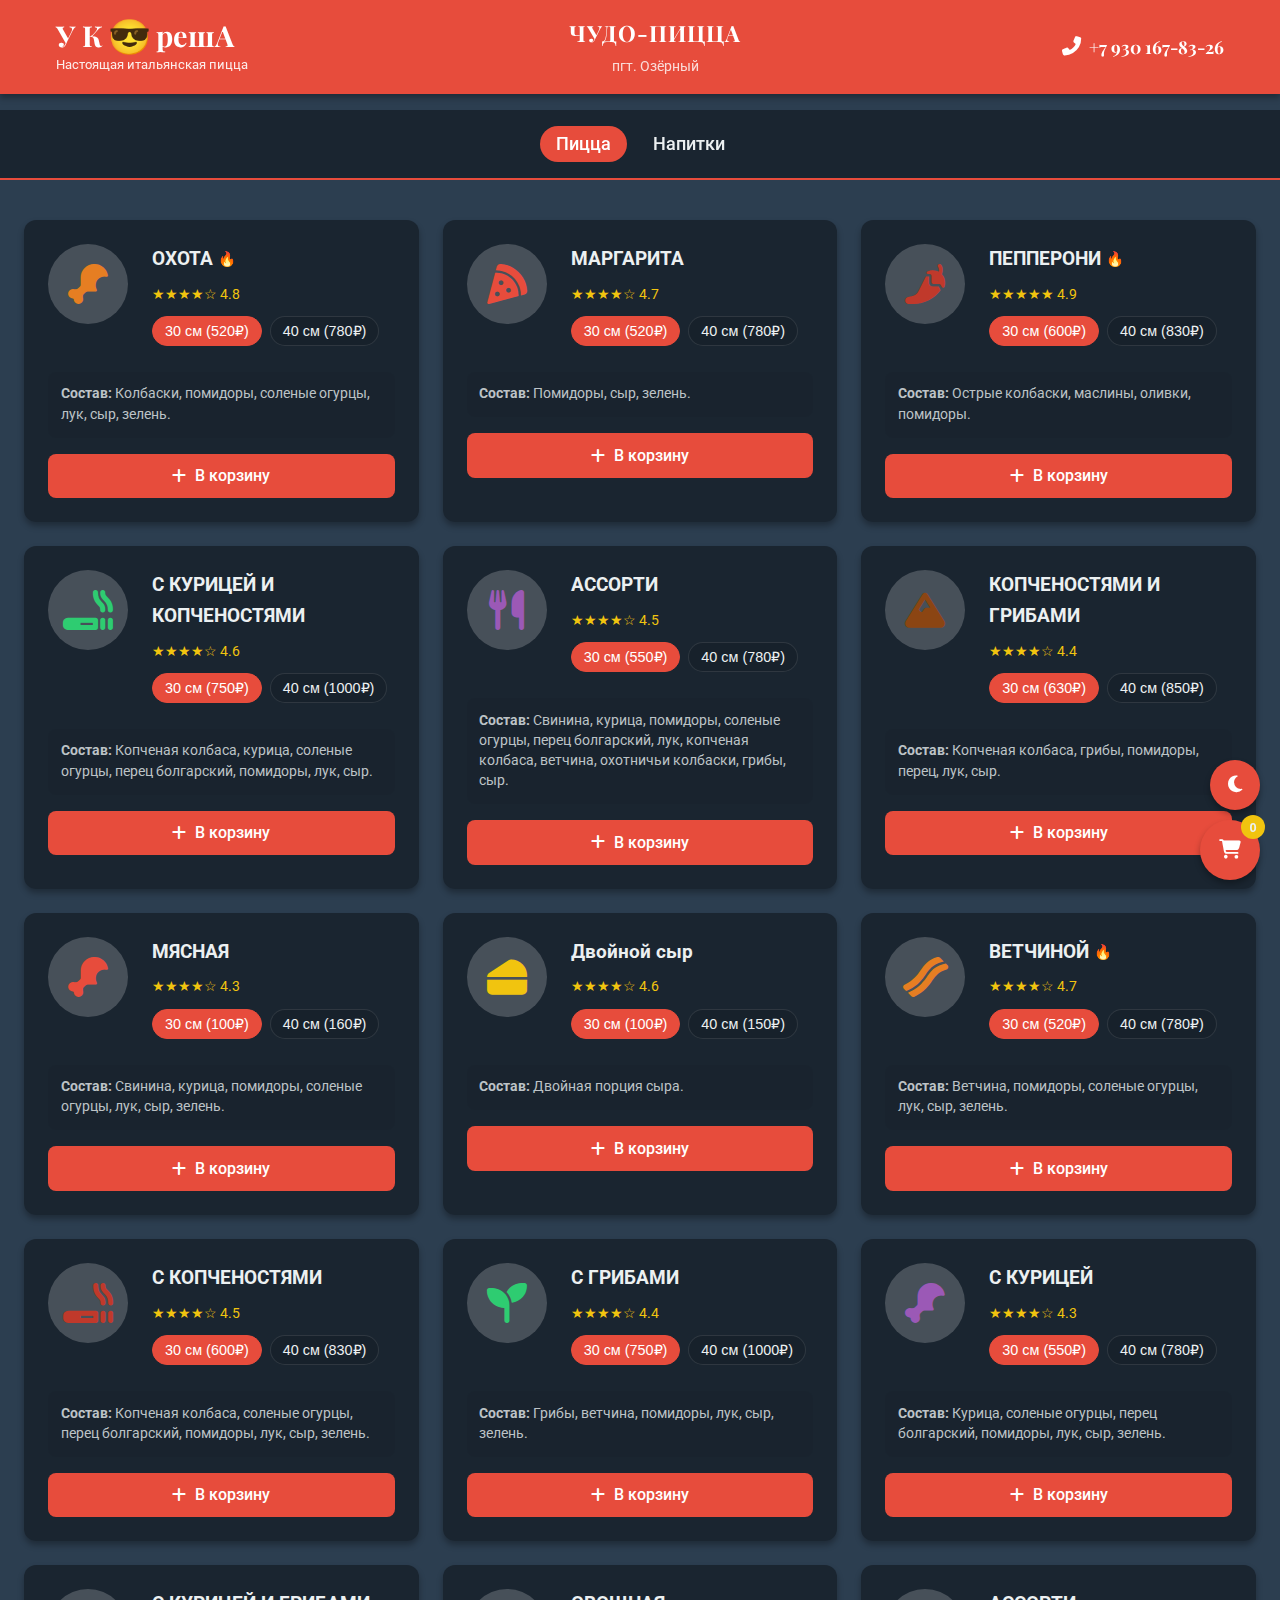
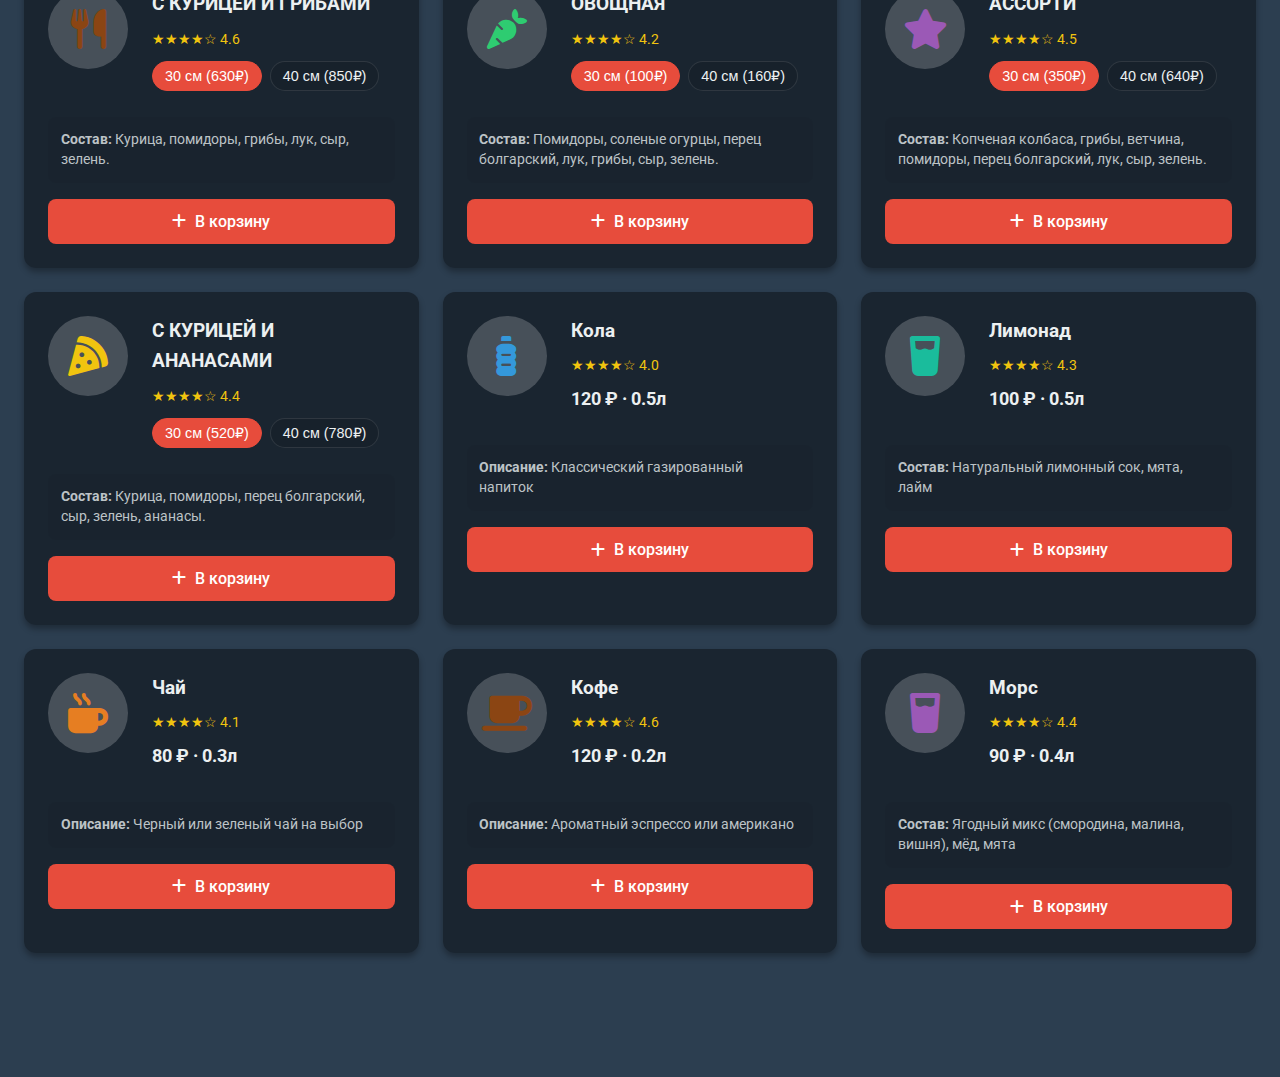
<file: index.html>
<!DOCTYPE html>
<html lang="ru">
<head>
    <meta charset="UTF-8">
    <meta name="viewport" content="width=device-width, initial-scale=1.0">
    <meta name="format-detection" content="telephone=yes">
    <title>Пицца у Кореша😎</title>
    <link href="https://fonts.googleapis.com/css2?family=Playfair+Display:wght@700&family=Roboto:wght@400;700&display=swap" rel="stylesheet">
    <link rel="stylesheet" href="https://cdnjs.cloudflare.com/ajax/libs/font-awesome/6.4.0/css/all.min.css">
    <link rel="stylesheet" href="styles.css">
</head>
<body>
    <div class="notification" id="notification"></div>
    
<header class="header">
    <div class="header-container">
        <div class="logo-container">
            <div class="logo">У К<span class="logo-smiley">😎</span>решА</div>
            <div class="slogan">Настоящая итальянская пицца</div>
        </div>
        
        <!-- Добавленный блок с адресом -->
        <div class="location">
            <span class="chudo-pizza">ЧУДО-ПИЦЦА</span>
            <span class="town">пгт. Озёрный</span>
        </div>
        
        <div class="header-actions">
            <a href="tel:+79301678326" class="phone-link">
                <i class="fas fa-phone-alt"></i>
                <span class="phone-number">+7 930 167-83-26</span>
            </a>
        </div>
    </div>
</header>

    <nav class="menu-category">
        <button data-category="pizza" class="active">Пицца</button>
        <button data-category="drinks">Напитки</button>
    </nav>

    <div class="product-list" id="product-list">
        <!-- Раздел ОХОТА -->
        <!-- ОХОТА -->
        <div class="product-card" data-category="pizza">
            <div class="product-header">
                <div class="product-icon" style="color: #E67E22">
                    <i class="fas fa-drumstick-bite"></i>
                </div>
                <div class="product-info">
                    <div class="product-title">
                        <h3>ОХОТА</h3>
                        <span class="popular-badge">🔥</span>
                    </div>
                    <div class="rating">★★★★☆ 4.8</div>
                    <div class="size-selector">
                        <button class="size-btn active" data-size="30" data-price="520">30 см (520₽)</button>
                        <button class="size-btn" data-size="40" data-price="780">40 см (780₽)</button>
                    </div>
                </div>
            </div>
            <div class="product-ingredients">
                <strong>Состав:</strong> Колбаски, помидоры, соленые огурцы, лук, сыр, зелень.
            </div>
            <button class="add-to-cart" data-id="11" data-name="ОХОТА" data-price="520">
                <i class="fas fa-plus"></i> В корзину
            </button>
        </div>

        <!-- МАРГАРИТА -->
        <div class="product-card" data-category="pizza">
            <div class="product-header">
                <div class="product-icon" style="color: #E74C3C">
                    <i class="fas fa-pizza-slice"></i>
                </div>
                <div class="product-info">
                    <div class="product-title">
                        <h3>МАРГАРИТА</h3>
                    </div>
                    <div class="rating">★★★★☆ 4.7</div>
                    <div class="size-selector">
                        <button class="size-btn active" data-size="30" data-price="520">30 см (520₽)</button>
                        <button class="size-btn" data-size="40" data-price="780">40 см (780₽)</button>
                    </div>
                </div>
            </div>
            <div class="product-ingredients">
                <strong>Состав:</strong> Помидоры, сыр, зелень.
            </div>
            <button class="add-to-cart" data-id="12" data-name="МАРГАРИТА" data-price="520">
                <i class="fas fa-plus"></i> В корзину
            </button>
        </div>

        <!-- ПЕППЕРОНИ -->
        <div class="product-card" data-category="pizza">
            <div class="product-header">
                <div class="product-icon" style="color: #C0392B">
                    <i class="fas fa-pepper-hot"></i>
                </div>
                <div class="product-info">
                    <div class="product-title">
                        <h3>ПЕППЕРОНИ</h3>
                        <span class="popular-badge">🔥</span>
                    </div>
                    <div class="rating">★★★★★ 4.9</div>
                    <div class="size-selector">
                        <button class="size-btn active" data-size="30" data-price="600">30 см (600₽)</button>
                        <button class="size-btn" data-size="40" data-price="830">40 см (830₽)</button>
                    </div>
                </div>
            </div>
            <div class="product-ingredients">
                <strong>Состав:</strong> Острые колбаски, маслины, оливки, помидоры.
            </div>
            <button class="add-to-cart" data-id="13" data-name="ПЕППЕРОНИ" data-price="600">
                <i class="fas fa-plus"></i> В корзину
            </button>
        </div>

        <!-- С КУРИЦЕЙ И КОПЧЕНОСТЯМИ -->
        <div class="product-card" data-category="pizza">
            <div class="product-header">
                <div class="product-icon" style="color: #2ECC71">
                    <i class="fas fa-smoking"></i>
                </div>
                <div class="product-info">
                    <div class="product-title">
                        <h3>С КУРИЦЕЙ И КОПЧЕНОСТЯМИ</h3>
                    </div>
                    <div class="rating">★★★★☆ 4.6</div>
                    <div class="size-selector">
                        <button class="size-btn active" data-size="30" data-price="750">30 см (750₽)</button>
                        <button class="size-btn" data-size="40" data-price="1000">40 см (1000₽)</button>
                    </div>
                </div>
            </div>
            <div class="product-ingredients">
                <strong>Состав:</strong> Копченая колбаса, курица, соленые огурцы, перец болгарский, помидоры, лук, сыр.
            </div>
            <button class="add-to-cart" data-id="14" data-name="С КУРИЦЕЙ И КОПЧЕНОСТЯМИ" data-price="750">
                <i class="fas fa-plus"></i> В корзину
            </button>
        </div>

        <!-- ДА АССОРТИ -->
        <div class="product-card" data-category="pizza">
            <div class="product-header">
                <div class="product-icon" style="color: #9B59B6">
                    <i class="fas fa-utensils"></i>
                </div>
                <div class="product-info">
                    <div class="product-title">
                        <h3>АССОРТИ</h3>
                    </div>
                    <div class="rating">★★★★☆ 4.5</div>
                    <div class="size-selector">
                        <button class="size-btn active" data-size="30" data-price="550">30 см (550₽)</button>
                        <button class="size-btn" data-size="40" data-price="780">40 см (780₽)</button>
                    </div>
                </div>
            </div>
            <div class="product-ingredients">
                <strong>Состав:</strong> Свинина, курица, помидоры, соленые огурцы, перец болгарский, лук, копченая колбаса, ветчина, охотничьи колбаски, грибы, сыр.
            </div>
            <button class="add-to-cart" data-id="15" data-name="ДА АССОРТИ" data-price="550">
                <i class="fas fa-plus"></i> В корзину
            </button>
        </div>

        <!-- КОПЧЕНОСТЯМИ И ГРИБАМИ -->
        <div class="product-card" data-category="pizza">
            <div class="product-header">
                <div class="product-icon" style="color: #8B4513">
                    <i class="fas fa-mountain"></i>
                </div>
                <div class="product-info">
                    <div class="product-title">
                        <h3>КОПЧЕНОСТЯМИ И ГРИБАМИ</h3>
                    </div>
                    <div class="rating">★★★★☆ 4.4</div>
                    <div class="size-selector">
                        <button class="size-btn active" data-size="30" data-price="630">30 см (630₽)</button>
                        <button class="size-btn" data-size="40" data-price="850">40 см (850₽)</button>
                    </div>
                </div>
            </div>
            <div class="product-ingredients">
                <strong>Состав:</strong> Копченая колбаса, грибы, помидоры, перец, лук, сыр.
            </div>
            <button class="add-to-cart" data-id="16" data-name="КОПЧЕНОСТЯМИ И ГРИБАМИ" data-price="630">
                <i class="fas fa-plus"></i> В корзину
            </button>
        </div>

        <!-- МЯСНАЯ -->
        <div class="product-card" data-category="pizza">
            <div class="product-header">
                <div class="product-icon" style="color: #E74C3C">
                    <i class="fas fa-drumstick-bite"></i>
                </div>
                <div class="product-info">
                    <div class="product-title">
                        <h3>МЯСНАЯ</h3>
                    </div>
                    <div class="rating">★★★★☆ 4.3</div>
                    <div class="size-selector">
                        <button class="size-btn active" data-size="30" data-price="100">30 см (100₽)</button>
                        <button class="size-btn" data-size="40" data-price="160">40 см (160₽)</button>
                    </div>
                </div>
            </div>
            <div class="product-ingredients">
                <strong>Состав:</strong> Свинина, курица, помидоры, соленые огурцы, лук, сыр, зелень.
            </div>
            <button class="add-to-cart" data-id="17" data-name="МЯСНАЯ" data-price="100">
                <i class="fas fa-plus"></i> В корзину
            </button>
        </div>

        <!-- Двойной сыр -->
        <div class="product-card" data-category="pizza">
            <div class="product-header">
                <div class="product-icon" style="color: #F1C40F">
                    <i class="fas fa-cheese"></i>
                </div>
                <div class="product-info">
                    <div class="product-title">
                        <h3>Двойной сыр</h3>
                    </div>
                    <div class="rating">★★★★☆ 4.6</div>
                    <div class="size-selector">
                        <button class="size-btn active" data-size="30" data-price="100">30 см (100₽)</button>
                        <button class="size-btn" data-size="40" data-price="150">40 см (150₽)</button>
                    </div>
                </div>
            </div>
            <div class="product-ingredients">
                <strong>Состав:</strong> Двойная порция сыра.
            </div>
            <button class="add-to-cart" data-id="18" data-name="Двойной сыр" data-price="100">
                <i class="fas fa-plus"></i> В корзину
            </button>
        </div>

        <!-- Раздел ВЕТЧИНОЙ -->
        <!-- ВЕТЧИНОЙ -->
        <div class="product-card" data-category="pizza">
            <div class="product-header">
                <div class="product-icon" style="color: #E67E22">
                    <i class="fas fa-bacon"></i>
                </div>
                <div class="product-info">
                    <div class="product-title">
                        <h3>ВЕТЧИНОЙ</h3>
                        <span class="popular-badge">🔥</span>
                    </div>
                    <div class="rating">★★★★☆ 4.7</div>
                    <div class="size-selector">
                        <button class="size-btn active" data-size="30" data-price="520">30 см (520₽)</button>
                        <button class="size-btn" data-size="40" data-price="780">40 см (780₽)</button>
                    </div>
                </div>
            </div>
            <div class="product-ingredients">
                <strong>Состав:</strong> Ветчина, помидоры, соленые огурцы, лук, сыр, зелень.
            </div>
            <button class="add-to-cart" data-id="19" data-name="ВЕТЧИНОЙ" data-price="520">
                <i class="fas fa-plus"></i> В корзину
            </button>
        </div>

        <!-- С КОПЧЕНОСТЯМИ -->
        <div class="product-card" data-category="pizza">
            <div class="product-header">
                <div class="product-icon" style="color: #C0392B">
                    <i class="fas fa-smoking"></i>
                </div>
                <div class="product-info">
                    <div class="product-title">
                        <h3>С КОПЧЕНОСТЯМИ</h3>
                    </div>
                    <div class="rating">★★★★☆ 4.5</div>
                    <div class="size-selector">
                        <button class="size-btn active" data-size="30" data-price="600">30 см (600₽)</button>
                        <button class="size-btn" data-size="40" data-price="830">40 см (830₽)</button>
                    </div>
                </div>
            </div>
            <div class="product-ingredients">
                <strong>Состав:</strong> Копченая колбаса, соленые огурцы, перец болгарский, помидоры, лук, сыр, зелень.
            </div>
            <button class="add-to-cart" data-id="20" data-name="С КОПЧЕНОСТЯМИ" data-price="600">
                <i class="fas fa-plus"></i> В корзину
            </button>
        </div>
         <div class="product-card" data-category="pizza">
    <div class="product-header">
        <div class="product-icon" style="color: #2ECC71">
            <i class="fas fa-seedling"></i> <!-- Новая рабочая иконка -->
        </div>
        <div class="product-info">
            <div class="product-title">
                <h3>С ГРИБАМИ</h3>
            </div>
            <div class="rating">★★★★☆ 4.4</div>
            <div class="size-selector">
                <button class="size-btn active" data-size="30" data-price="750">30 см (750₽)</button>
                <button class="size-btn" data-size="40" data-price="1000">40 см (1000₽)</button>
             </div>
          </div>
      </div>
      <div class="product-ingredients">
          <strong>Состав:</strong> Грибы, ветчина, помидоры, лук, сыр, зелень.
      </div>
      <button class="add-to-cart" data-id="21" data-name="С ГРИБАМИ" data-price="750">
          <i class="fas fa-plus"></i> В корзину
      </button>
     </div>
        <!-- С КУРИЦЕЙ -->
        <div class="product-card" data-category="pizza">
            <div class="product-header">
                <div class="product-icon" style="color: #9B59B6">
                    <i class="fas fa-drumstick-bite"></i>
                </div>
                <div class="product-info">
                    <div class="product-title">
                        <h3>С КУРИЦЕЙ</h3>
                    </div>
                    <div class="rating">★★★★☆ 4.3</div>
                    <div class="size-selector">
                        <button class="size-btn active" data-size="30" data-price="550">30 см (550₽)</button>
                        <button class="size-btn" data-size="40" data-price="780">40 см (780₽)</button>
                    </div>
                </div>
            </div>
            <div class="product-ingredients">
                <strong>Состав:</strong> Курица, соленые огурцы, перец болгарский, помидоры, лук, сыр, зелень.
            </div>
            <button class="add-to-cart" data-id="22" data-name="С КУРИЦЕЙ" data-price="550">
                <i class="fas fa-plus"></i> В корзину
            </button>
        </div>

        <!-- С КУРИЦЕЙ И ГРИБАМИ -->
        <div class="product-card" data-category="pizza">
            <div class="product-header">
                <div class="product-icon" style="color: #8B4513">
                    <i class="fas fa-utensils"></i>
                </div>
                <div class="product-info">
                    <div class="product-title">
                        <h3>С КУРИЦЕЙ И ГРИБАМИ</h3>
                    </div>
                    <div class="rating">★★★★☆ 4.6</div>
                    <div class="size-selector">
                        <button class="size-btn active" data-size="30" data-price="630">30 см (630₽)</button>
                        <button class="size-btn" data-size="40" data-price="850">40 см (850₽)</button>
                    </div>
                </div>
            </div>
            <div class="product-ingredients">
                <strong>Состав:</strong> Курица, помидоры, грибы, лук, сыр, зелень.
            </div>
            <button class="add-to-cart" data-id="23" data-name="С КУРИЦЕЙ И ГРИБАМИ" data-price="630">
                <i class="fas fa-plus"></i> В корзину
            </button>
        </div>

        <!-- ОВОЩНАЯ -->
        <div class="product-card" data-category="pizza">
            <div class="product-header">
                <div class="product-icon" style="color: #2ECC71">
                    <i class="fas fa-carrot"></i>
                </div>
                <div class="product-info">
                    <div class="product-title">
                        <h3>ОВОЩНАЯ</h3>
                    </div>
                    <div class="rating">★★★★☆ 4.2</div>
                    <div class="size-selector">
                        <button class="size-btn active" data-size="30" data-price="100">30 см (100₽)</button>
                        <button class="size-btn" data-size="40" data-price="160">40 см (160₽)</button>
                    </div>
                </div>
            </div>
            <div class="product-ingredients">
                <strong>Состав:</strong> Помидоры, соленые огурцы, перец болгарский, лук, грибы, сыр, зелень.
            </div>
            <button class="add-to-cart" data-id="24" data-name="ОВОЩНАЯ" data-price="100">
                <i class="fas fa-plus"></i> В корзину
            </button>
        </div>

        <!-- АССОРТИ -->
        <div class="product-card" data-category="pizza">
            <div class="product-header">
                <div class="product-icon" style="color: #9B59B6">
                    <i class="fas fa-star"></i>
                </div>
                <div class="product-info">
                    <div class="product-title">
                        <h3>АССОРТИ</h3>
                    </div>
                    <div class="rating">★★★★☆ 4.5</div>
                    <div class="size-selector">
                        <button class="size-btn active" data-size="30" data-price="350">30 см (350₽)</button>
                        <button class="size-btn" data-size="40" data-price="640">40 см (640₽)</button>
                    </div>
                </div>
            </div>
            <div class="product-ingredients">
                <strong>Состав:</strong> Копченая колбаса, грибы, ветчина, помидоры, перец болгарский, лук, сыр, зелень.
            </div>
            <button class="add-to-cart" data-id="25" data-name="АССОРТИ" data-price="350">
                <i class="fas fa-plus"></i> В корзину
            </button>
        </div>

        <!-- С КУРИЦЕЙ И АНАНАСАМИ -->
        <div class="product-card" data-category="pizza">
            <div class="product-header">
                <div class="product-icon" style="color: #F1C40F">
                    <i class="fas fa-pizza-slice"></i>
                </div>
                <div class="product-info">
                    <div class="product-title">
                        <h3>С КУРИЦЕЙ И АНАНАСАМИ</h3>
                    </div>
                    <div class="rating">★★★★☆ 4.4</div>
                    <div class="size-selector">
                        <button class="size-btn active" data-size="30" data-price="520">30 см (520₽)</button>
                        <button class="size-btn" data-size="40" data-price="780">40 см (780₽)</button>
                    </div>
                </div>
            </div>
            <div class="product-ingredients">
                <strong>Состав:</strong> Курица, помидоры, перец болгарский, сыр, зелень, ананасы.
            </div>
            <button class="add-to-cart" data-id="26" data-name="С КУРИЦЕЙ И АНАНАСАМИ" data-price="520">
                <i class="fas fa-plus"></i> В корзину
            </button>
        </div>

        <!-- Напитки -->
        <div class="product-card" data-category="drinks">
            <div class="product-header">
                <div class="product-icon" style="color: #3498DB">
                    <i class="fas fa-bottle-water"></i>
                </div>
                <div class="product-info">
                    <div class="product-title">
                        <h3>Кола</h3>
                    </div>
                    <div class="rating">★★★★☆ 4.0</div>
                    <div class="price">120 ₽ · 0.5л</div>
                </div>
            </div>
            <div class="product-ingredients">
                <strong>Описание:</strong> Классический газированный напиток
            </div>
            <button class="add-to-cart" data-id="6" data-name="Кола" data-price="120">
                <i class="fas fa-plus"></i> В корзину
            </button>
        </div>

        <div class="product-card" data-category="drinks">
            <div class="product-header">
                <div class="product-icon" style="color: #1ABC9C">
                    <i class="fas fa-glass-water"></i>
                </div>
                <div class="product-info">
                    <div class="product-title">
                        <h3>Лимонад</h3>
                    </div>
                    <div class="rating">★★★★☆ 4.3</div>
                    <div class="price">100 ₽ · 0.5л</div>
                </div>
            </div>
            <div class="product-ingredients">
                <strong>Состав:</strong> Натуральный лимонный сок, мята, лайм
            </div>
            <button class="add-to-cart" data-id="7" data-name="Лимонад" data-price="100">
                <i class="fas fa-plus"></i> В корзину
            </button>
        </div>

        <div class="product-card" data-category="drinks">
            <div class="product-header">
                <div class="product-icon" style="color: #E67E22">
                    <i class="fas fa-mug-hot"></i>
                </div>
                <div class="product-info">
                    <div class="product-title">
                        <h3>Чай</h3>
                    </div>
                    <div class="rating">★★★★☆ 4.1</div>
                    <div class="price">80 ₽ · 0.3л</div>
                </div>
            </div>
            <div class="product-ingredients">
                <strong>Описание:</strong> Черный или зеленый чай на выбор
            </div>
            <button class="add-to-cart" data-id="8" data-name="Чай" data-price="80">
                <i class="fas fa-plus"></i> В корзину
            </button>
        </div>

        <div class="product-card" data-category="drinks">
            <div class="product-header">
                <div class="product-icon" style="color: #8B4513">
                    <i class="fas fa-coffee"></i>
                </div>
                <div class="product-info">
                    <div class="product-title">
                        <h3>Кофе</h3>
                    </div>
                    <div class="rating">★★★★☆ 4.6</div>
                    <div class="price">120 ₽ · 0.2л</div>
                </div>
            </div>
            <div class="product-ingredients">
                <strong>Описание:</strong> Ароматный эспрессо или американо
            </div>
            <button class="add-to-cart" data-id="9" data-name="Кофе" data-price="120">
                <i class="fas fa-plus"></i> В корзину
            </button>
        </div>

        <div class="product-card" data-category="drinks">
            <div class="product-header">
                <div class="product-icon" style="color: #9B59B6">
                    <i class="fas fa-glass-water"></i>
                </div>
                <div class="product-info">
                    <div class="product-title">
                        <h3>Морс</h3>
                    </div>
                    <div class="rating">★★★★☆ 4.4</div>
                    <div class="price">90 ₽ · 0.4л</div>
                </div>
            </div>
            <div class="product-ingredients">
                <strong>Состав:</strong> Ягодный микс (смородина, малина, вишня), мёд, мята
            </div>
            <button class="add-to-cart" data-id="10" data-name="Морс" data-price="90">
                <i class="fas fa-plus"></i> В корзину
            </button>
        </div>
    </div>

    <!-- Корзина -->
    <div class="cart-sidebar" id="cart-sidebar">
        <div class="cart-header">
            <h2>Ваша корзина</h2>
            <button class="close-cart" onclick="toggleCart()">&times;</button>
        </div>
        <div class="cart-content" id="cart-items"></div>
        <div class="cart-footer">
            <div class="cart-total">
                <span>Итого:</span>
                <span id="cart-total-price">0 ₽</span>
            </div>
            <button class="checkout-btn" onclick="checkout()">
                <i class="fas fa-paper-plane"></i> Оформить заказ
            </button>
        </div>
    </div>

    <!-- Кнопка корзины -->
     <button class="theme-btn" id="theme-toggle">
    <i class="fas fa-moon"></i>
</button> 
    
        <button class="cart-btn" onclick="toggleCart()">
        <i class="fas fa-shopping-cart"></i>
        <span id="cart-count">0</span>
    </button>
    <!-- Модальное окно оформления заказа -->
<div class="modal" id="order-modal">
    <div class="modal-content">
        <span class="close" onclick="closeModal()">&times;</span>
        <h2>Оформление заказа</h2>
        <form id="order-form" onsubmit="submitOrder(event)">
            <div class="form-group">
                <label>ФИО:</label>
                <input type="text" id="name" required placeholder="Иванов Иван Иванович">
            </div>
            <div class="form-group">
                <label>Телефон:</label>
                <input type="tel" id="phone" required placeholder="+7 (999) 123-45-67" pattern="\+7\s?[0-9]{10}">
            </div>
            <div class="form-group">
                <label>Адрес доставки:</label>
                <textarea id="address" required placeholder="ул. Примерная, д. 1, кв. 2"></textarea>
            </div>
            <div class="form-group">
                <label>Комментарий:</label>
                <textarea id="comment" placeholder="Дополнительные пожелания..."></textarea>
            </div>
            <button type="submit" class="checkout-btn">
                <i class="fas fa-paper-plane"></i> Отправить заказ
            </button>
        </form>
    </div>
</div>
    <script src="app.js"></script>
</body>
</html>
</file>
<file: styles.css>
:root {
    /* Цвета */
    --primary: #E74C3C;
    --primary-dark: #C0392B;
    --secondary: #F1C40F;
    --success: #2ECC71;
    --danger: #E74C3C;
    --warning: #E67E22;
    --info: #3498DB;
    
    /* Темная тема по умолчанию */
    --bg: #2c3e50;
    --text: #ecf0f1;
    --text-light: #bdc3c7;
    --card-bg: rgba(0,0,0,0.4);
    --shadow: 0 4px 6px rgba(0,0,0,0.3);
    --menu-bg: rgba(0,0,0,0.4);
    --border-color: rgba(255,255,255,0.1);
}

[data-theme="light"] {
    /* Светлая тема */
    --bg: #ffffff;
    --text: #2c3e50;
    --text-light: #7f8c8d;
    --card-bg: rgba(245,245,245,0.9);
    --shadow: 0 4px 6px rgba(0,0,0,0.1);
    --menu-bg: rgba(245,245,245,0.9);
    --border-color: rgba(0,0,0,0.1);
}

* {
    box-sizing: border-box;
    margin: 0;
    padding: 0;
}

body {
    font-family: 'Roboto', sans-serif;
    background-color: var(--bg);
    color: var(--text);
    transition: all 0.3s ease;
    padding-bottom: 100px;
    line-height: 1.6;
}

/* ======================
   Шапка сайта
   ====================== */
.header {
    background: var(--primary);
    color: white;
    padding: 1rem 0;
    position: sticky;
    top: 0;
    z-index: 1000;
    box-shadow: var(--shadow);
}

.header-container {
    display: flex;
    justify-content: space-between;
    align-items: center;
    max-width: 1200px;
    margin: 0 auto;
    padding: 0 1rem;
    gap: 15px;
}

.logo-container {
    display: flex;
    flex-direction: column;
}

.logo {
    font-family: 'Playfair Display', serif;
    font-size: 1.8rem;
    font-weight: 700;
    line-height: 1;
    display: flex;
    align-items: center;
    gap: 5px;
}

.logo-smiley {
    display: inline-block;
    animation: pulse 2s infinite, rotate 4s infinite;
    font-size: 1.2em;
}

.slogan {
    font-size: 0.8rem;
    opacity: 0.9;
    margin-top: 3px;
}

.location {
    display: flex;
    flex-direction: column;
    align-items: center;
    text-align: center;
    flex-grow: 1;
    padding: 0 20px;
}

.chudo-pizza {
    font-family: 'Playfair Display', serif;
    font-size: 1.4em;
    font-weight: 700;
    letter-spacing: 1px;
    color: white;
}

.town {
    font-family: 'Roboto', sans-serif;
    font-size: 0.9em;
    opacity: 0.8;
    color: white;
    margin-top: 3px;
}

.header-actions {
    display: flex;
    align-items: center;
    gap: 1rem;
}

.phone-link {
    color: white;
    font-size: 1.2rem;
    display: flex;
    align-items: center;
    text-decoration: none;
}

.phone-number {
    font-family: 'Playfair Display', serif;
    font-weight: 700;
    margin-left: 8px;
    font-size: 1.1rem;
}

/* ======================
   Меню категорий
   ====================== */
.menu-category {
    padding: 1rem;
    display: flex;
    gap: 10px;
    border-bottom: 2px solid var(--primary);
    margin: 1rem 0;
    justify-content: center;
    background: var(--menu-bg);
    position: sticky;
    top: 80px;
    z-index: 999;
    backdrop-filter: blur(5px);
}

.menu-category button {
    background: none;
    border: none;
    color: var(--text);
    font-size: 1.1rem;
    padding: 8px 16px;
    border-radius: 20px;
    cursor: pointer;
    transition: all 0.3s ease;
    font-family: 'Roboto', sans-serif;
    font-weight: 500;
}

.menu-category button.active {
    background: var(--primary);
    color: white;
}

/* ======================
   Карточки товаров
   ====================== */
.product-list {
    display: grid;
    gap: 1.5rem;
    padding: 1.5rem;
    grid-template-columns: repeat(auto-fill, minmax(300px, 1fr));
}

.product-card {
    background: var(--card-bg);
    border-radius: 12px;
    padding: 1.5rem;
    box-shadow: var(--shadow);
    transition: all 0.3s ease;
    display: block; /* Для фильтрации */
}

.product-header {
    display: flex;
    align-items: flex-start;
    gap: 1.5rem;
    margin-bottom: 1rem;
}

.product-icon {
    width: 80px;
    height: 80px;
    display: flex;
    align-items: center;
    justify-content: center;
    font-size: 2.5rem;
    border-radius: 50%;
    background: rgba(255,255,255,0.2);
    flex-shrink: 0;
}

.product-info {
    flex: 1;
}

.product-title {
    display: flex;
    align-items: center;
    gap: 5px;
    margin-bottom: 0.5rem;
}

.product-title h3 {
    margin: 0;
    font-size: 1.2rem;
    font-family: 'Roboto', sans-serif;
    font-weight: 700;
}

.popular-badge {
    color: var(--secondary);
    font-size: 0.9rem;
}

.rating {
    color: var(--secondary);
    margin-bottom: 0.5rem;
    font-size: 0.9rem;
}

.price {
    font-weight: bold;
    margin-bottom: 1rem;
    font-size: 1.1rem;
}

.size-selector {
    display: flex;
    gap: 8px;
    margin: 10px 0;
    flex-wrap: wrap;
}

.size-btn {
    background: rgba(0,0,0,0.1);
    border: 1px solid var(--border-color);
    padding: 6px 12px;
    border-radius: 20px;
    cursor: pointer;
    transition: all 0.3s ease;
    font-size: 0.9rem;
    color: var(--text);
}

.size-btn.active {
    background: var(--primary);
    color: white;
    border-color: var(--primary);
}

.product-ingredients {
    font-size: 0.9rem;
    color: var(--text-light);
    margin-bottom: 1rem;
    line-height: 1.4;
    padding: 0.8rem;
    background: rgba(0,0,0,0.03);
    border-radius: 8px;
}

.add-to-cart {
    background: var(--primary);
    color: white;
    border: none;
    padding: 0.8rem 1.5rem;
    border-radius: 8px;
    width: 100%;
    cursor: pointer;
    transition: all 0.3s ease;
    display: flex;
    align-items: center;
    justify-content: center;
    gap: 8px;
    font-weight: 500;
    font-size: 1rem;
    font-family: 'Roboto', sans-serif;
}

.add-to-cart:hover {
    background: var(--primary-dark);
}

/* ======================
   Корзина
   ====================== */
.cart-btn {
    position: fixed;
    bottom: 20px;
    right: 20px;
    background: var(--primary);
    color: white;
    width: 60px;
    height: 60px;
    border-radius: 50%;
    display: flex;
    align-items: center;
    justify-content: center;
    font-size: 1.2rem;
    border: none;
    cursor: pointer;
    box-shadow: var(--shadow);
    z-index: 900;
    transition: all 0.3s ease;
}

.cart-btn:hover {
    transform: scale(1.05);
}

.cart-btn i {
    position: relative;
}

.cart-btn span {
    position: absolute;
    background: var(--secondary);
    color: var(--text);
    width: 24px;
    height: 24px;
    border-radius: 50%;
    display: flex;
    align-items: center;
    justify-content: center;
    font-size: 0.8rem;
    font-weight: bold;
    top: -5px;
    right: -5px;
}

.cart-sidebar {
    position: fixed;
    top: 0;
    right: -100%;
    width: 100%;
    max-width: 400px;
    height: 100vh;
    background: var(--bg);
    box-shadow: -2px 0 12px rgba(0,0,0,0.1);
    transition: 0.3s;
    z-index: 1000;
    display: flex;
    flex-direction: column;
}

.cart-sidebar.active {
    right: 0;
}

.cart-header {
    padding: 1.5rem;
    border-bottom: 1px solid var(--border-color);
    display: flex;
    justify-content: space-between;
    align-items: center;
}

.cart-header h2 {
    margin: 0;
    font-size: 1.5rem;
    font-family: 'Playfair Display', serif;
}

.close-cart {
    background: none;
    border: none;
    font-size: 1.8rem;
    cursor: pointer;
    color: var(--text);
}

.cart-content {
    flex: 1;
    overflow-y: auto;
    padding: 1rem;
}

.cart-footer {
    padding: 1.5rem;
    border-top: 1px solid var(--border-color);
    background: var(--card-bg);
}

.cart-total {
    display: flex;
    justify-content: space-between;
    margin-bottom: 1.5rem;
    font-size: 1.2rem;
    font-weight: bold;
}

.checkout-btn {
    background: var(--primary);
    color: white;
    border: none;
    padding: 1rem;
    border-radius: 8px;
    width: 100%;
    font-size: 1.1rem;
    cursor: pointer;
    display: flex;
    align-items: center;
    justify-content: center;
    gap: 10px;
    transition: all 0.3s ease;
    font-family: 'Roboto', sans-serif;
}

.checkout-btn:hover {
    background: var(--primary-dark);
}

/* Элементы корзины */
.cart-item {
    padding: 1rem;
    border-bottom: 1px solid var(--border-color);
}

.cart-item-header {
    display: flex;
    justify-content: space-between;
    margin-bottom: 0.5rem;
}

.cart-item-title {
    font-weight: bold;
}

.cart-item-price {
    font-weight: bold;
    color: var(--primary);
}

.cart-item-controls {
    display: flex;
    align-items: center;
    gap: 10px;
    margin-top: 0.5rem;
}

.cart-item-controls button {
    background: var(--primary);
    color: white;
    border: none;
    width: 30px;
    height: 30px;
    border-radius: 50%;
    display: flex;
    align-items: center;
    justify-content: center;
    cursor: pointer;
    transition: all 0.3s ease;
}

.cart-item-controls button:hover {
    background: var(--primary-dark);
}

.remove-btn {
    background: var(--danger) !important;
    margin-left: auto;
}

.cart-item-quantity {
    margin: 0 10px;
    font-weight: bold;
    min-width: 20px;
    text-align: center;
}

.empty-cart {
    text-align: center;
    padding: 2rem;
    color: var(--text-light);
}

/* ======================
   Модальное окно заказа
   ====================== */
.modal {
    display: none;
    position: fixed;
    top: 0;
    left: 0;
    width: 100%;
    height: 100%;
    background: rgba(0,0,0,0.5);
    z-index: 2000;
}

.modal-content {
    background: var(--bg);
    margin: 10% auto;
    padding: 2rem;
    width: 90%;
    max-width: 500px;
    border-radius: 12px;
    position: relative;
    box-shadow: var(--shadow);
}

.close {
    position: absolute;
    right: 1rem;
    top: 1rem;
    font-size: 2rem;
    cursor: pointer;
    color: var(--text);
    background: none;
    border: none;
}

.form-group {
    margin-bottom: 1.5rem;
}

.form-group label {
    display: block;
    margin-bottom: 0.5rem;
    font-weight: bold;
}

.form-group input,
.form-group textarea {
    width: 100%;
    padding: 0.8rem;
    border: 1px solid var(--border-color);
    border-radius: 8px;
    background: var(--card-bg);
    color: var(--text);
    font-family: inherit;
    transition: all 0.3s ease;
}

.form-group input:focus,
.form-group textarea:focus {
    outline: none;
    border-color: var(--primary);
}

.form-group textarea {
    height: 100px;
    resize: vertical;
}

/* ======================
   Уведомления
   ====================== */
.notification {
    position: fixed;
    top: 20px;
    left: 50%;
    transform: translateX(-50%);
    padding: 12px 24px;
    background: var(--success);
    color: white;
    border-radius: 30px;
    box-shadow: var(--shadow);
    z-index: 2000;
    opacity: 0;
    transition: opacity 0.3s ease;
    pointer-events: none;
    font-weight: 500;
    max-width: 90%;
    text-align: center;
}

.notification.show {
    opacity: 1;
}

.notification.error {
    background: var(--danger);
}

/* ======================
   Кнопка темы
   ====================== */
.theme-btn {
    position: fixed;
    bottom: 90px;
    right: 20px;
    width: 50px;
    height: 50px;
    background: var(--primary);
    color: white;
    border: none;
    border-radius: 50%;
    cursor: pointer;
    display: flex;
    align-items: center;
    justify-content: center;
    font-size: 1.2rem;
    box-shadow: var(--shadow);
    z-index: 899;
    transition: all 0.3s ease;
}

.theme-btn:hover {
    transform: scale(1.1);
    background: var(--primary-dark);
}

/* ======================
   Анимации
   ====================== */
@keyframes pulse {
    0%, 100% { transform: scale(1); }
    50% { transform: scale(1.2); }
}

@keyframes rotate {
    0% { transform: rotate(0deg); }
    25% { transform: rotate(5deg); }
    75% { transform: rotate(-5deg); }
    100% { transform: rotate(0deg); }
}

@keyframes spin {
    0% { transform: rotate(0deg); }
    100% { transform: rotate(360deg); }
}

.fa-spinner {
    animation: spin 1s linear infinite;
}

/* ======================
   Адаптивность
   ====================== */
@media (max-width: 768px) {
    .header-container {
        flex-direction: column;
        gap: 1rem;
        text-align: center;
    }

    .logo {
        justify-content: center;
    }

    .location {
        order: 3;
        width: 100%;
        padding: 5px 0;
    }

    .menu-category {
        top: 140px;
        flex-wrap: wrap;
    }

    .product-list {
        grid-template-columns: 1fr;
    }

    .product-header {
        flex-direction: column;
        align-items: center;
        text-align: center;
    }

    .product-icon {
        margin-bottom: 1rem;
    }

    .cart-sidebar {
        width: 100%;
    }

    .modal-content {
        margin: 20% auto;
        padding: 1.5rem;
    }
}

@media (max-width: 480px) {
    .logo {
        font-size: 1.5rem;
    }

    .chudo-pizza {
        font-size: 1.2rem;
    }

    .phone-number {
        font-size: 1rem;
    }

    .menu-category button {
        padding: 6px 12px;
        font-size: 0.9rem;
    }

    .product-card {
        padding: 1rem;
    }
}
</file>
